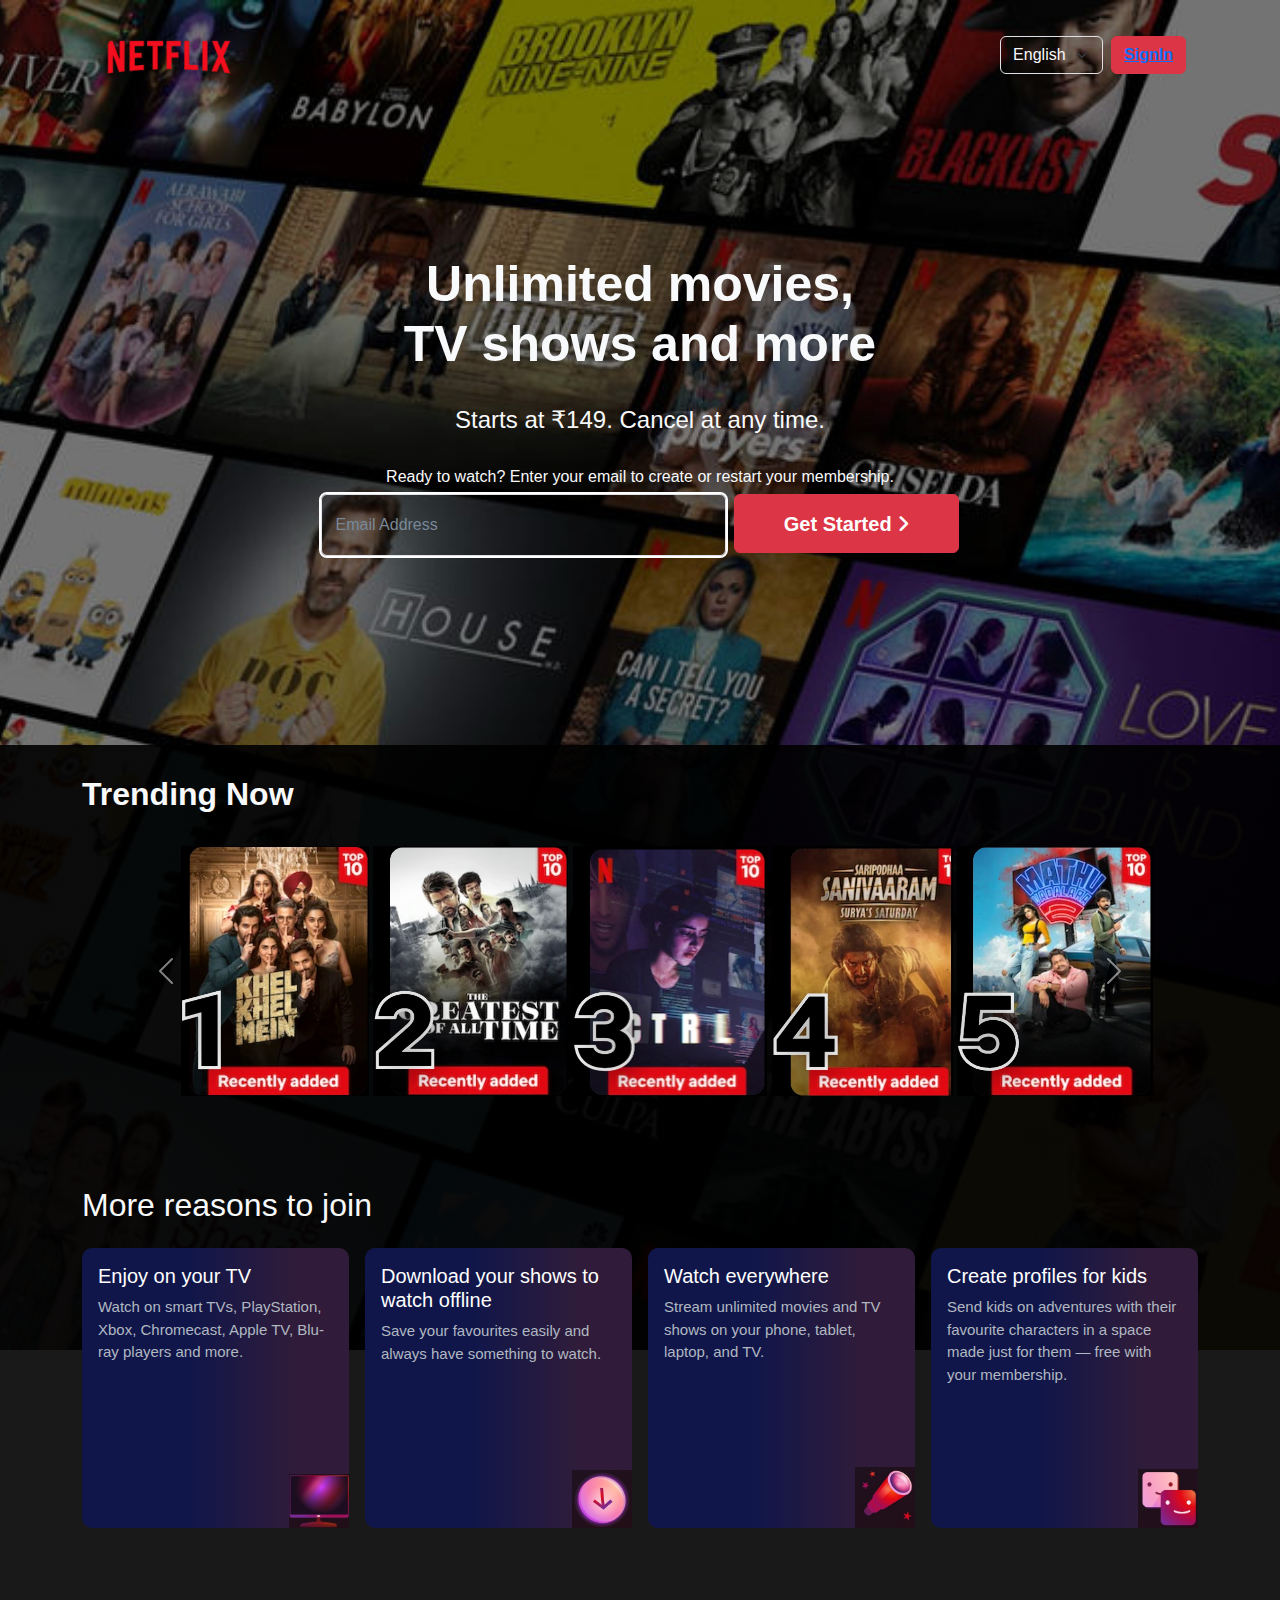
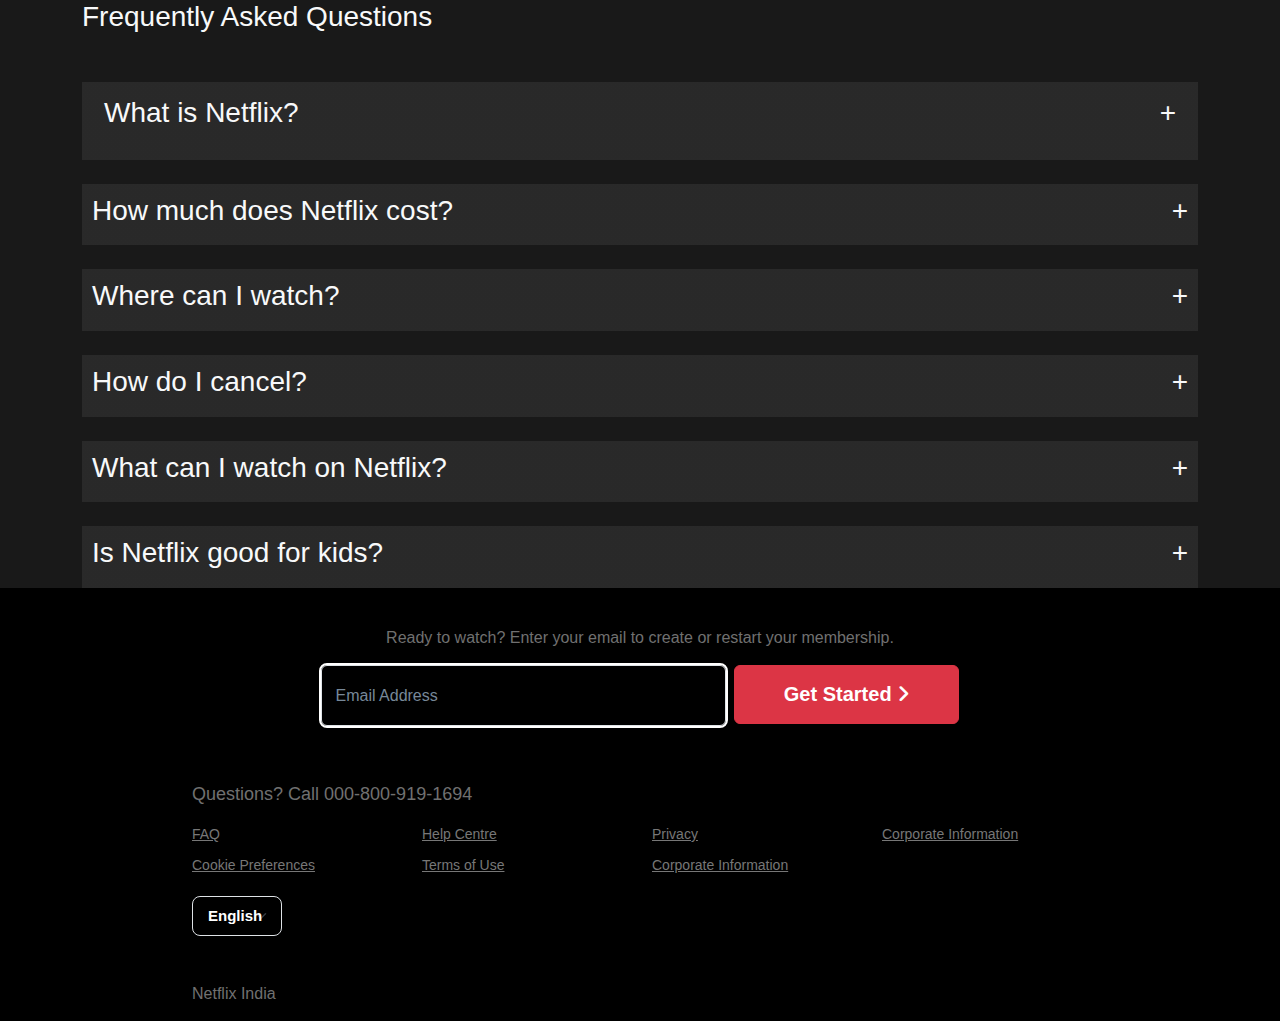
<file: index.html>
<!DOCTYPE html>
<html lang="en">
<head>
    <meta charset="UTF-8">
    <meta name="viewport" content="width=device-width, initial-scale=1.0">
    <title>NetFlix</title>
    <link rel="icon" href="images/netflix icon.jpeg">
    <link rel="stylesheet" href="style.css">
    
    <link href="https://cdn.jsdelivr.net/npm/bootstrap@5.3.3/dist/css/bootstrap.min.css" rel="stylesheet" integrity="sha384-QWTKZyjpPEjISv5WaRU9OFeRpok6YctnYmDr5pNlyT2bRjXh0JMhjY6hW+ALEwIH" crossorigin="anonymous">
    <script src="https://cdn.jsdelivr.net/npm/bootstrap@5.3.3/dist/js/bootstrap.bundle.min.js" integrity="sha384-YvpcrYf0tY3lHB60NNkmXc5s9fDVZLESaAA55NDzOxhy9GkcIdslK1eN7N6jIeHz" crossorigin="anonymous"></script>
    <link rel="stylesheet" href="https://cdnjs.cloudflare.com/ajax/libs/font-awesome/6.2.1/css/all.min.css">
    <link rel="stylesheet" href="https://stackpath.bootstrapcdn.com/bootstrap/4.5.2/css/bootstrap.min.css">
    <script src="https://code.jquery.com/jquery-3.5.1.slim.min.js"></script>
    <script src="https://cdn.jsdelivr.net/npm/@popperjs/core@2.0.7/dist/umd/popper.min.js"></script>
    <script src="https://stackpath.bootstrapcdn.com/bootstrap/4.5.2/js/bootstrap.min.js"></script>
    <link href="https://cdn.jsdelivr.net/npm/bootstrap@5.3.3/dist/css/bootstrap.min.css" rel="stylesheet" integrity="sha384-QWTKZyjpPEjISv5WaRU9OFeRpok6YctnYmDr5pNlyT2bRjXh0JMhjY6hW+ALEwIH" crossorigin="anonymous">
    <script src="https://cdn.jsdelivr.net/npm/bootstrap@5.0.2/dist/js/bootstrap.bundle.min.js" integrity="sha384-MrcW6ZMFYlzcLA8Nl+NtUVF0sA7MsXsP1UyJoMp4YLEuNSfAP+JcXn/tWtIaxVXM" crossorigin="anonymous"></script>
    
</head>
<body>
    <header class="container">
        <nav class="navbar">
            <div class="container-fluid">
              <a class="navbar-brand"><img src="net-2 logo.png" alt="pic1" width="150"></a>
              <form class="d-flex" role="search">
                <select class="form-select me-2 bg-transparent text-light" aria-label="Default select example" id="box">
                    <option>English</option>
                    <option>हिन्दी</option>
                </select>
                <button class="btn btn-danger fw-bold" type="submit"><a href="form.html">SignIn</a></button>
              </form>
            </div>
          </nav>   
      </header> <br> <br> <br><br><br>
    <section class="container text-center mt-4 text-light">
        <h1>Unlimited movies, <br> TV shows and more</h1> <br>
        <h4>Starts at ₹149. Cancel at any time.</h4> <br>
        <h3 class="fs-6">Ready to watch? Enter your email to create or restart your membership.
        </h3>
        <div class="container d-flex justify-content-center align-items-center">
            <form class="row g-2">
                <div class="col-auto" id="form1"> 
                    <input type="email" class="form-control bg-transparent text-dark" id="specificSizeInputGroupUsername" placeholder ="Email Address">
                </div>
                <div class="col-auto" id="form2">
                  <button type="submit" class="btn btn-danger fw-bold fs-5"> Get Started <i class="fa-solid fa-angle-right"></i></button>
                </div>
              </form>
        </div>
      </section>
    <main class="mainset">
      <div class="container mt-5" id="trendingnow">
        <h2 class="text-light fw-bold">Trending Now</h2> <br>
        <div id="carouselExampleControls" class="carousel slide me-5 container-fluid" data-bs-ride="carousel">
          <button class="carousel-control-prev" type="button" data-bs-target="#carouselExampleControls" data-bs-slide="prev">
            <span class="carousel-control-prev-icon" aria-hidden="true"></span>
            <span class="visually-hidden">Previous</span>
          </button>
          <div class="carousel-inner"> 
            <div class="carousel-item active">
              <img src="c-1.jpg" class="" style="height: 250px;" alt="...">
              <img src="c-2.jpg" style="height: 250px;"  alt="...">
              <img src="c-3.jpg" style="height: 250px;"  alt="...">
              <img src="c-4.jpg" style="height: 250px;"  alt="...">
              <img src="c-5.jpg" style="height: 250px;"  alt="...">
            </div>
            <div class="carousel-item">
              <img src="c-6.jpg" style="height: 250px;" alt="...">
              <img src="c-7.jpg" style="height: 250px;"  alt="...">
              <img src="c-8.jpg" style="height: 250px;"  alt="...">
              <img src="c-9.jpg" style="height: 250px;"  alt="...">
              <img src="c-10.jpg" style="height: 250px;"  alt="...">
            </div>
          </div>
          <button class="carousel-control-next" type="button" data-bs-target="#carouselExampleControls" data-bs-slide="next">
            <span class="carousel-control-next-icon" aria-hidden="true"></span>
            <span class="visually-hidden">Next</span>
          </button>
        </div>

        </div> <br> <br> <br>
        <div class="container my-5">
          <h2 class="text-light mb-4">More reasons to join</h2>
          <div class="row  row-cols-1 row-cols-md-4 g-3">
              <div class="col" id="cardmodel">
                  <div class="card">
                      <h5 class="card-title mx-3 mt-3">Enjoy on your TV</h5>
                      <p class="card-text mx-3">Watch on smart TVs, PlayStation, Xbox, Chromecast, Apple TV, Blu-ray players and more.</p>
                      <div class="icon position-absolute bottom-0 end-0"><img src="FAQ-1.jpg" width="60" alt=""></div>
                  </div>
              </div>
              <div class="col" id="cardmodel">
                  <div class="card">
                      <h5 class="card-title mx-3 mt-3">Download your shows to watch offline</h5>
                      <p class="card-text mx-3">Save your favourites easily and always have something to watch.</p>
                      <div class="icon position-absolute bottom-0 end-0"><img src="FAQ-2.jpg"  width="60" alt=""></div>
                  </div>
              </div>
              <div class="col" id="cardmodel">
                  <div class="card">
                      <h5 class="card-title mx-3 mt-3">Watch everywhere</h5>
                      <p class="card-text mx-3">Stream unlimited movies and TV shows on your phone, tablet, laptop, and TV.</p>
                      <div class="icon position-absolute bottom-0 end-0"><img src="FAQ-3.jpg" width="60" alt=""></div>
                  </div>
              </div>
              <div class="col" id="cardmodel">
                  <div class="card">
                      <h5 class="card-title mx-3 mt-3">Create profiles for kids</h5>
                      <p class="card-text mx-3">Send kids on adventures with their favourite characters in a space made just for them — free with your membership.</p>
                      <div class="icon position-absolute bottom-0 end-0"><img src="FAQ-4.jpg" width="60" alt=""></div>
                  </div>
              </div>
          </div>
      </div> <br>
          <div class="container">
            <h2 class="d-flex justify-content-between align-items-center text-light fs-3">Frequently Asked Questions</h2>
            <div class="container mt-5" id="net" style="padding: 10px;">
              <div class="container-fluid">
                <p class="d-flex justify-content-between align-items-center text-light fs-3">
                  <span  class="toggle-icon" data-toggle="collapse" href="#netflixInfo" role="button" aria-expanded="false" aria-controls="netflixInfo">What is Netflix? 
                    </span>
                    <span class="toggle-icon" id="toggleIcon" data-toggle="collapse" href="#netflixInfo" role="button" aria-expanded="false" aria-controls="netflixInfo">+
                    </span>
                </p>
              </div> 
              <div class="collapse" id="netflixInfo">
                <div class="card card-body text-light" id="faqcard">
                  Netflix is a streaming service that offers a wide variety of award-winning TV shows, movies, anime, documentaries, and more – on thousands of internet-connected devices.<br> <br>
                  You can watch as much as you want, whenever you want, without a single ad – all for one low monthly price. There's always something new to discover, and new TV shows and movies are added every week!
                </div>
              </div>
            </div> &nbsp;
            <div class="container" id="net" style="padding: 10px;">
              <h2 class="d-flex justify-content-between align-items-center text-light fs-3">
                <span  class="toggle-icon1" data-toggle="collapse" href="#netflixInfo1" role="button" aria-expanded="false" aria-controls="netflixInfo1">How much does Netflix cost? 
                   </span>
                   <span class="toggle-icon1" id="toggleIcon1" data-toggle="collapse" href="#netflixInfo1" role="button" aria-expanded="false" aria-controls="netflixInfo1">
                    +
                  </span>
                <!-- Toggle icon for + and x -->
               
              </h2> 
              <div class="collapse" id="netflixInfo1">
                <div class="card card-body text-light" id="faqcard">
                  Watch Netflix on your smartphone, tablet, Smart TV, laptop, or streaming device, all for one fixed monthly <br> fee. Plans range from ₹149 to ₹649 a month. No extra costs, no contracts.
                </div>
              </div>
            </div> &nbsp;
            <div class="container" id="net" style="padding: 10px;">
              <h2 class="d-flex justify-content-between align-items-center text-light fs-3">
                <span  class="toggle-icon3" data-toggle="collapse" href="#netflixInfo3" role="button" aria-expanded="false" aria-controls="netflixInfo3">Where can I watch? 
                   </span>
                   <span class="toggle-icon3" id="toggleIcon3" data-toggle="collapse" href="#netflixInfo3" role="button" aria-expanded="false" aria-controls="netflixInfo3">
                    +
                  </span>
                <!-- Toggle icon for + and x -->
               
              </h2> 
              <div class="collapse" id="netflixInfo3">
                <div class="card card-body text-light" id="faqcard">
                  Watch anywhere, anytime. Sign in with your Netflix account to watch instantly on the web at netflix.com <br> from your personal computer or on any internet-connected device that offers the Netflix app,
                   including <br> smart TVs, smartphones, tablets, streaming media players and game consoles. <br> <br>
                   You can also download your favourite shows with the iOS or Android app. Use downloads to watch while <br> you're on the go and without an internet connection. Take Netflix with you anywhere.
                </div>
              </div>
            </div> &nbsp;
            <div class="container" id="net" style="padding: 10px;">
              <h2 class="d-flex justify-content-between align-items-center text-light fs-3">
                <span  class="toggle-icon5" data-toggle="collapse" href="#netflixInfo5" role="button" aria-expanded="false" aria-controls="netflixInfo5">How do I cancel? 
                   </span>
                   <span class="toggle-icon5" id="toggleIcon5" data-toggle="collapse" href="#netflixInfo5" role="button" aria-expanded="false" aria-controls="netflixInfo5">
                    +
                  </span>
                <!-- Toggle icon for + and x -->
               
              </h2> 
              <div class="collapse" id="netflixInfo5">
                <div class="card card-body text-light" id="faqcard">
                  Netflix is flexible. There are no annoying contracts and no commitments. You can easily cancel your account <br> online in two clicks. There are no cancellation fees – start or stop your account anytime.
                </div>
              </div>
            </div> &nbsp;
            <div class="container" id="net" style="padding: 10px;">
              <h2 class="d-flex justify-content-between align-items-center text-light fs-3">
                <span  class="toggle-icon7" data-toggle="collapse" href="#netflixInfo7" role="button" aria-expanded="false" aria-controls="netflixInfo7">What can I watch on Netflix? 
                  </span>
                  <span class="toggle-icon7" id="toggleIcon7" data-toggle="collapse" href="#netflixInfo7" role="button" aria-expanded="false" aria-controls="netflixInfo7">
                    +
                  </span>
              </h2> 
              <div class="collapse" id="netflixInfo7">
                <div class="card card-body text-light" id="faqcard">
                  Netflix has an extensive library of feature films, documentaries, TV shows, anime, award-winning Netflix <br> originals, and more. Watch as much as you want, anytime you want.
                </div>
              </div>
            </div> &nbsp;
            <div class="container" id="net" style="padding: 10px;">
              <h2 class="d-flex justify-content-between align-items-center text-light fs-3">
                <span  class="toggle-icon9" data-toggle="collapse" href="#netflixInfo9" role="button" aria-expanded="false" aria-controls="netflixInfo9">Is Netflix good for kids? 
                   </span>
                   <span class="toggle-icon9" id="toggleIcon9" data-toggle="collapse" href="#netflixInfo9" role="button" aria-expanded="false" aria-controls="netflixInfo9">
                    +
                  </span>
              </h2> 
              <div class="collapse" id="netflixInfo9">
                <div class="card card-body text-light" id="faqcard">
                  The Netflix Kids experience is included in your membership to give parents control while kids enjoy family <br>-friendly TV shows and films in their own space. <br><br>
                  Kids profiles come with PIN-protected parental controls that let you restrict the maturity rating of content  <br>kids can watch and block specific titles you don’t want kids to see.

                </div>
              </div>
            </div>
          </div>

    </main>
      <div class="footer">
        <div>
          <h6 class="text-center">Ready to watch? Enter your email to create or restart your membership.</h6>
          <div class="container d-flex justify-content-center align-items-center">
            <form class="row g-2">
                <div class="col-auto" id="form1"> 
                    <input type="email" class="form-control bg-transparent" id="specificSizeInputGroupUsername"  placeholder="Email Address">
                </div>
                <div class="col-auto" id="form2">
                  <button type="submit" class="btn btn-danger fw-bold fs-5">Get Started <i class="fa-solid fa-angle-right"></i></button>
                </div>
              </form>
        </div>
        </div> <br> <br>

        <h2>Questions? Call 000-800-919-1694</h2>
        <div class="row">
            <div class="col">
                <a href="https://help.netflix.com/en/node/412">FAQ</a>
                <a href="https://www.netflix.com/in/?authuser=0#">Cookie Preferences</a>
            </div>
            <div class="col">
                <a href="https://help.netflix.com/en">Help Centre</a>
                <a href="https://help.netflix.com/legal/termsofuse">Terms of Use</a>
            </div>
            <div class="col">
                <a href="https://help.netflix.com/legal/privacy">Privacy</a>
                <a href="https://help.netflix.com/en/node/134094">Corporate Information</a>
            </div>
            <div class="col">
                <a href="https://help.netflix.com/en/node/134094">Corporate Information</a>
            </div>
        </div>
          <select class="form-select form-select-lg" aria-label=".form-select-lg example" id="box2" style="width: 10%;">
            <option>English</option>
            <option>हिन्दी</option>
        </select> <br> <br>

        <h6>Netflix India</h6>
      </div>
 

    <script src="index.js"></script>
</body>
</html>
</file>
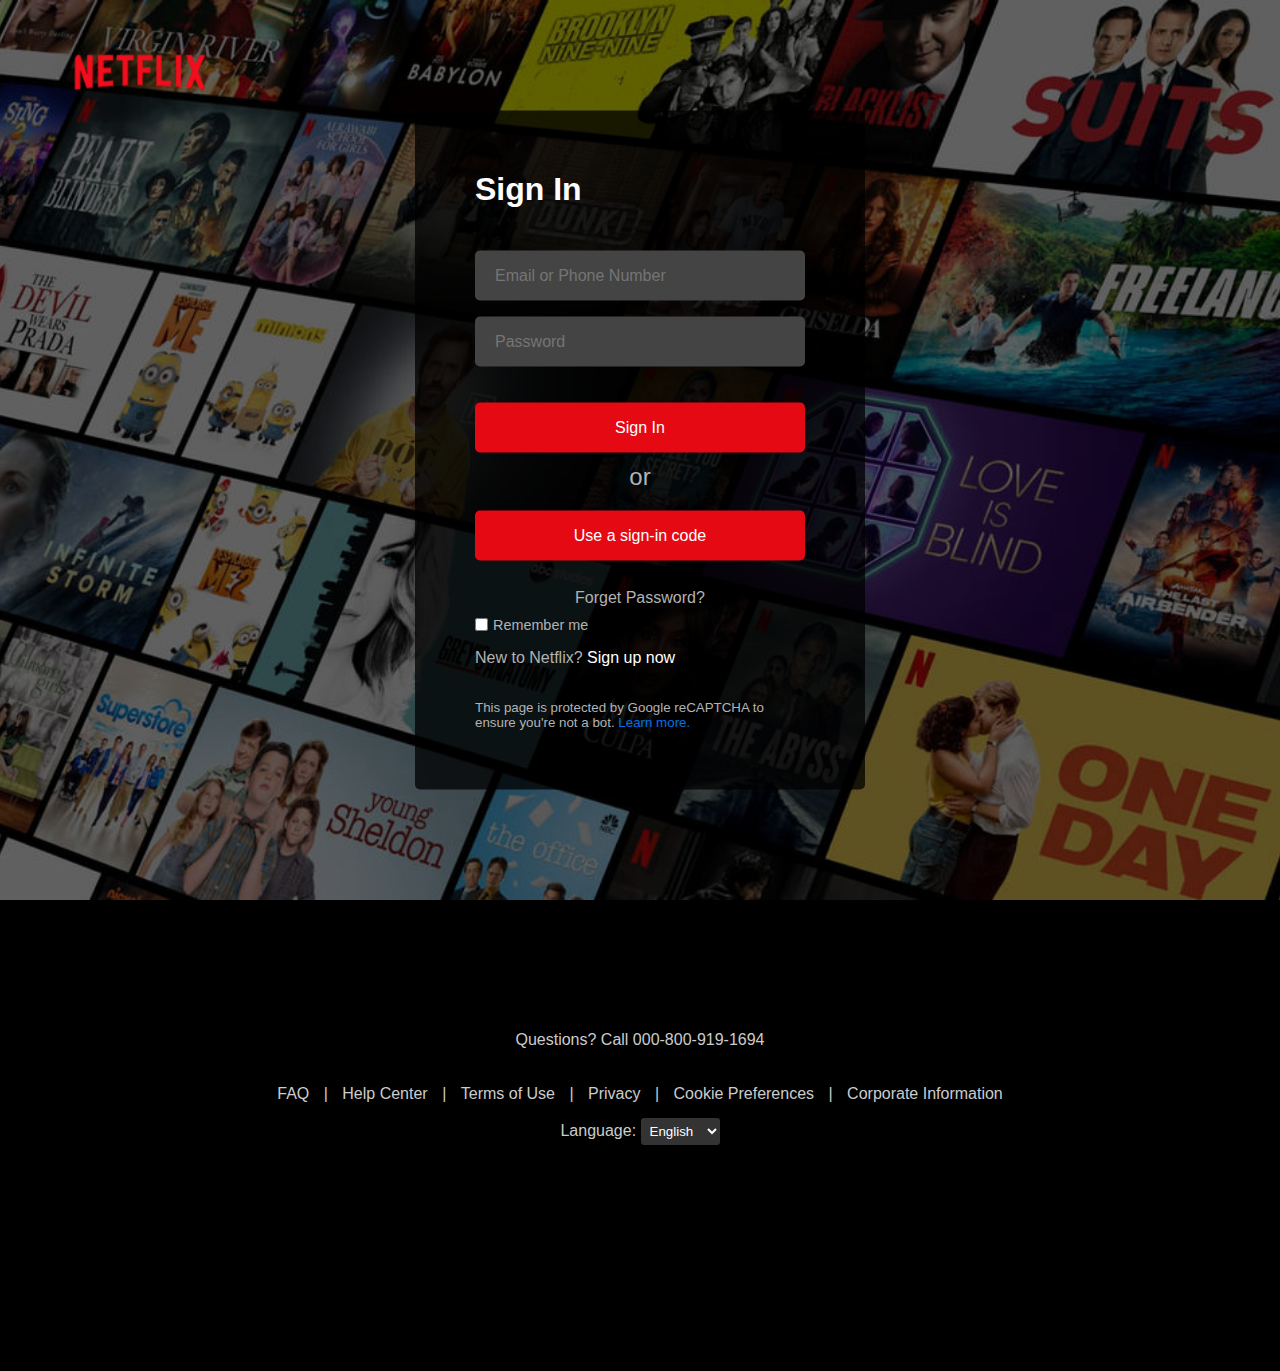
<file: form.html>
<!DOCTYPE html>
<html lang="en">
<head>
    <meta charset="UTF-8">
    <meta name="viewport" content="width=device-width, initial-scale=1.0">
    <title>Netflix Login</title>
    <link rel="icon" href="netflix icon.jpeg">
    <link rel="stylesheet" href="form.css">
    
  
</head>
<body>
  <nav>
    <a href="#"><img src="net-2 logo.png" alt="" width="180" ></a>
  </nav> <br> <br>
 <div class="container">
    <div class="form-wrapper">
        <h2>Sign In</h2> <br>
        <form action="#">
            <div class="form-control">
                <input type="text"  id="Email" placeholder="Email or Phone Number">
                <!-- <label>Email or Phone Number</label> -->

            </div>
            <div class="form-control">
                <input type="password"  id="password" placeholder="Password">
                <!-- <label>Password</label> -->
            </div>
            <button type="submit" onclick=" func()">Sign In</button>
            <p>or</p>
            <button>Use a sign-in code</button> <br> <br>
            <a href="#" onclick="forgetpassword()">Forget Password?</a>
            <div class="form-help">
                <div class="remember-me">
                    <input type="checkbox">
                    <label for="remember-me">Remember me</label>
                </div>
                
            </div>
        </form>
        <p>New to Netflix? <a href="#">Sign up now</a></p> <br>
        <small>
            <p>This page is protected by Google reCAPTCHA to ensure you're not a bot. <a href="#">Learn more.</a></p>
        </small>
      </div>
   
    
    <!-- Footer -->
     
    <div class="containers" id="footers">
        <!-- Your main content or form here -->
        <div class="footer">
            <p>Questions? Call 000-800-919-1694</p> <br><br>
            <p>
                <a href="#">FAQ</a> |
                <a href="#">Help Center</a> |
                <a href="#">Terms of Use</a> |
                <a href="#">Privacy</a> |
                <a href="#">Cookie Preferences</a> |
                <a href="#">Corporate Information</a>
            </p>
            <div class="language-selector">
                <label for="language">Language: </label>
                <select id="language">
                    <option value="en">English</option>
                    <option value="es">Español</option>
                    <!-- Add more languages as needed -->
                </select>
            </div>
        </div>
        </div>
   




 <script src="form.js"></script>
</body>
</html>
</file>
<file: style.css>
*
{
    margin: 0;
    padding: 0;
    font-family: 'Poppins', sans-serif;
}
body
{   
    background-image:linear-gradient(rgba(0,0,0,0.40),rgba(0,0,0,0.40)),url(netflix-bg.jpg);
    background-size: cover;
    background-position: center;
    max-height: 150vh;
    width: auto;
    border: none;
    outline: none;
    background-repeat: no-repeat;

}
section h1
{
    font-size: 50px;
    font-weight: 800;
}
#specificSizeInputGroupUsername
{   
    width: 45vh;
    padding-left: 10px;
    padding: 3.3vh 1.5vh;  
}
#specificSizeInputGroupUsername
{
    outline: 2px solid white;
}
#form1 ::-webkit-input-placeholder
{
    color: lightslategray;
}
#form2 button
{      
    width: 25vh;
    padding: 1.50vh 1.5vh;
}
#trendingnow h2
{
    margin-top: 17%;
}
.mainset
{
    background:linear-gradient(rgba(0,0,0,0.90),rgba(0,0,0,0.90));
}
#trendingnow
{
    position: relative;
    top: 30px;
}
.carousel-inner{
    margin-left: 8%;
    margin-right: 10%;
}
.carousel-inner img:hover
{
    transform: scale(0.98);
}
.row #cardmodel .card
 {
    background: linear-gradient(90deg,#10164A 40%, #301C3A 80%);
    color: white;
    border: none;
    border-radius: 10px;
    height: 280px;
}
.row .card p
{
    font-size: 15px;
}
.card-text {
    font-size: 1rem;
    color: #b0b8c1;
}
#net
{
    background: linear-gradient(90deg,rgba(42,42,42,0.95) 80%, rgba(42,42,42,0.95) 80%);
    font-size: 20px;
}
#faqcard
{
     background: linear-gradient(90deg,rgba(42,42,42,0.95) 80%, rgba(42,42,42,0.95) 80%);
}
.footer {
    margin-left: 0;
    padding: 40px 15% 10px;
    color: hsl(0, 0%, 44%);
    background-color: black;
}
#box2
{
    background-color: black;
    color:wheat;
    width: 0%;
    background-color: transparent;
    color: white;
    height: 40px;
    font-size: 15px;
    padding: 0 15px;
    margin-right: 10px;
    font-weight: bold;
}
.footer h2 {
    font-size: 18px;
    margin-left: 0;
}
.footer .col a {
    display: block;
    color: #777;
    font-size: 14px;
    margin-bottom: 10px;
    text-decoration: underline;
}
.footer .row {
    align-items: flex-start;
    padding: 10px 0px;
}
</file>
<file: form.css>
*
{
    margin: 0;
    padding: 0;
    box-sizing: border-box;
    font-family: sans-serif;
}
body
{
    background: #000;
}
body::before
{
    content: "";
    position: absolute;
    left: 0;
    top: 0;
    width: 100%;
    height: 100vh;
    opacity: 0.5;
    background: url(netflix-bg.jpg);
    background-position: center;
    background-size: cover;
}
nav
{
    position: fixed;
    z-index: 1;
    padding: 25px 60px;
}
nav a img
{
    width: 160px;
}
.form-wrapper
{
    position: absolute;
    left: 50%;
    top: 50%;
    transform: translate(-50%,-50%);
    width: 450px;
    padding: 60px;
    border-radius: 5px;
    background: rgba(0, 0, 0, 0.75);
   
}
.form-wrapper h2
{
    color: #fff;
    font-size: 2rem;
}
.form-wrapper form
{
    margin: 25px 0 65px;
    margin-bottom: 16px;
}
form .form-control
{   
    position: relative;
    height: 50px;
    margin-bottom: 16px;
}
.form-control input
{
    height: 100%;
    width: 100%;
    background: #333;
    outline: none;
    border: none;
    color: #fff;
    font-size: 1rem;
    border-radius: 5px;
    padding: 0 20px;
}
.form-control input:is(:focus, :valid)
{
    padding: 0 20px 0;
    background: #444;
}
form p
{
    color: #8c8c8c;
    font-size: 1.5rem;
    text-align: center;
}
form button
{
    width: 100%;
    padding: 16px 0;
    font-size: 1rem;
    border: none;
    outline: none;
    color: #fff;
    cursor: pointer;
    font-weight: 500;
    border-radius: 5px;
    background: #e50914;
    margin: 20px 0 10px;
}
form button:hover
{
    background: #c40812;
}
form .form-help
{
    display: flex;
    justify-content: space-between;
}
form .remember-me {
    margin-top: 10px;
    display: flex;
}
form .remember-me input
{
    margin-right: 5px;
    accent-color: #333;
}
form .form-help :where(label, a){
    font-size: 0.9rem;
}
form a
{
    color: white;
    text-decoration: none;
    margin-left: 100px;
}
.form-wrapper :where(label, p, small, a){
    color: #b3b3b3;
}
.form-wrapper p a
{
    color: #fff;   
}
.form-wrapper small
{
    display: block;
    margin-top: 15px;
}
.form-wrapper small a
{
    color: #0071eb;
}
.form-wrapper a
{
    text-decoration: none;
}
.form-wrapper a:hover
{
    text-decoration: underline;
}
@media (max-width: 740px) {
    body ::before{
        display: none;
    }
    nav, .form-wrapper{
        padding: 20px;
    }
    nav a img{
        width: 140px;
    }
    .form-wrapper{
        top: 70%;
        width: 100%;
    }
    .form-wrapper form{
        margin: 25px 0 40px;
    }
    
}

#footers{
    position: relative;
    top: 100vh;
    font-family: Arial, sans-serif;
    margin: 0;
    display: flex;
    flex-direction: column;
    background-color: #000;


}
.containers {
    flex: 1;
    display: flex;
    align-items: center;
    justify-content: center;
}
.footer 
{
    background-color: #000;
    color: #ccc;
    text-align: center;
    padding: 20px; 
    height: 40vh;
    margin-top: 75px;     
}
.footer a {
    color: #ccc;
    text-decoration: none;
    margin: 0 10px;
}

.footer a:hover {
    color: #fff;
}

.footer .language-selector {
    display: inline-block;
    margin-top: 15px;
}

.footer .language-selector select {
    padding: 5px;
    background-color: #333;
    color: #fff;
    border: none;
    border-radius: 3px;
}
</file>
